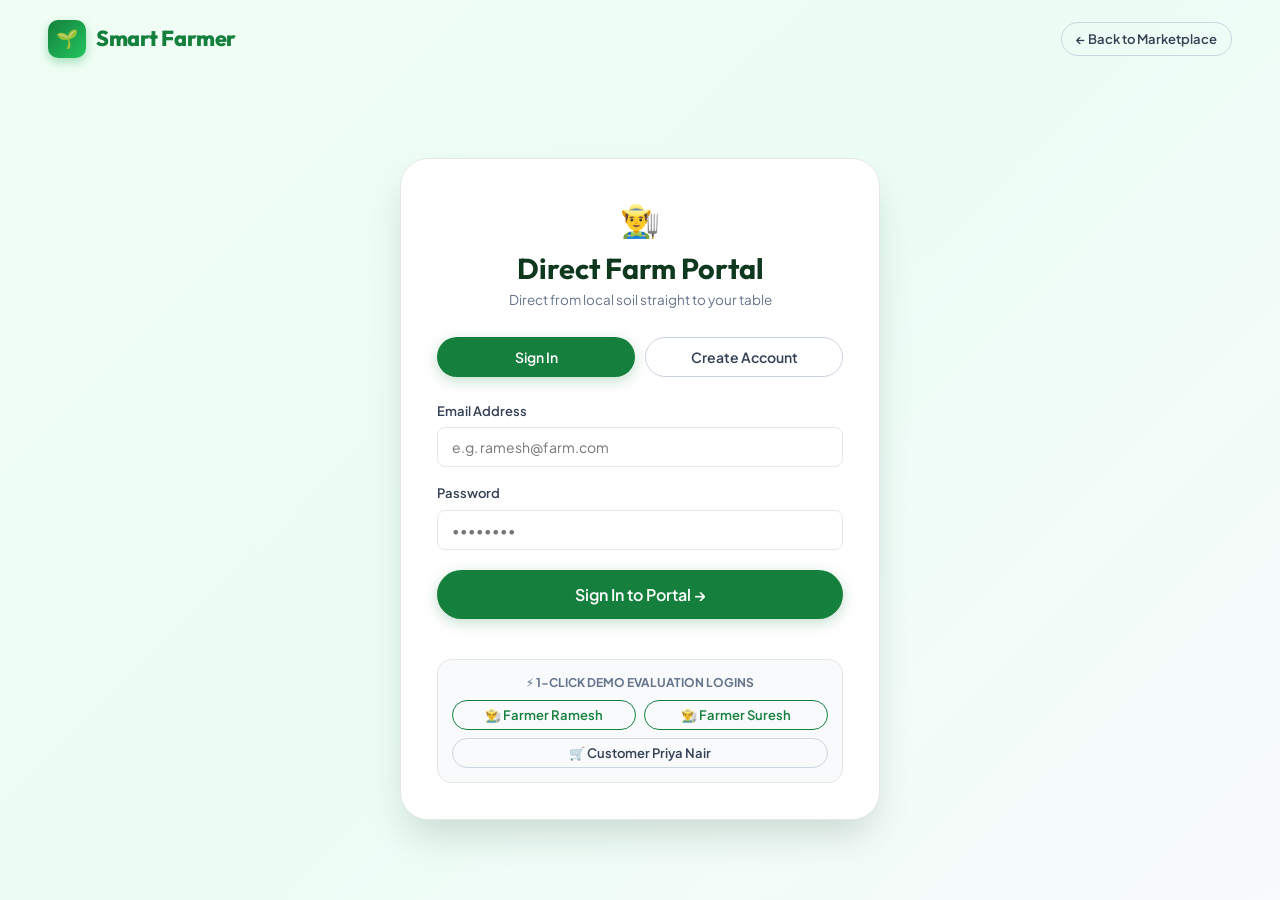
<file: auth.html>
<!DOCTYPE html>
<html lang="en">
<head>
<meta charset="UTF-8" />
<meta name="viewport" content="width=device-width, initial-scale=1.0" />
<title>Sign In or Register — Smart Farmer Marketplace</title>
<meta name="description" content="Sign in or register for Smart Farmer Marketplace. Connect directly as a buyer or manage your produce listings as a local farmer." />
<meta name="robots" content="index, follow" />
<meta name="theme-color" content="#15803d" />
<meta name="author" content="Smart Farmer Marketplace" />
<link rel="canonical" href="auth.html" />
<meta property="og:title" content="Sign In or Register — Smart Farmer Marketplace" />
<meta property="og:description" content="Access your Smart Farmer account to buy fresh harvests or manage your farmer stall." />
<meta property="og:type" content="website" />
<meta property="og:site_name" content="Smart Farmer Marketplace" />
<link rel="icon" type="image/svg+xml" href="data:image/svg+xml,<svg xmlns=%22http://www.w3.org/2000/svg%22 viewBox=%220 0 100 100%22><text y=%22.9em%22 font-size=%2290%22>🌱</text></svg>" />
<link rel="stylesheet" href="css/style.css">
</head>
<body style="background:linear-gradient(135deg, #f0fdf4 0%, #ecfdf5 50%, #f8fafc 100%);min-height:100vh;display:flex;flex-direction:column;">

<header style="padding:20px 24px;">
  <div class="wrap" style="display:flex;justify-content:space-between;align-items:center;">
    <a href="index.html" class="brand-logo">
      <div class="brand-icon-box">🌱</div>
      Smart Farmer
    </a>
    <a href="index.html" class="btn btn-sm btn-outline">&larr; Back to Marketplace</a>
  </div>
</header>

<main style="flex:1;display:flex;align-items:center;justify-content:center;padding:24px;">
  <div style="background:white;border:1px solid var(--card-border);border-radius:var(--radius-xl);box-shadow:var(--shadow-xl);width:100%;max-width:480px;padding:36px;position:relative;">
    
    <div style="text-align:center;margin-bottom:26px;">
      <span style="font-size:32px;">👨‍🌾</span>
      <h1 style="font-size:1.8rem;color:var(--primary-dark);margin:6px 0 4px;">Direct Farm Portal</h1>
      <p style="font-size:13.5px;color:var(--text-muted);">Direct from local soil straight to your table</p>
    </div>

    <!-- Tab switcher -->
    <div style="display:grid;grid-template-columns:1fr 1fr;gap:10px;margin-bottom:24px;">
      <button id="tabLogin" class="btn btn-primary" onclick="switchForm('login')">Sign In</button>
      <button id="tabRegister" class="btn btn-outline" onclick="switchForm('register')">Create Account</button>
    </div>

    <!-- Login form -->
    <form id="loginPane" onsubmit="handleLogin(event)">
      <div id="loginError" style="display:none;background:#fee2e2;color:#dc2626;padding:10px 14px;border-radius:var(--radius-sm);margin-bottom:16px;font-size:13px;font-weight:600;"></div>

      <div class="form-group">
        <label for="loginEmail">Email Address</label>
        <input id="loginEmail" type="email" class="form-input" placeholder="e.g. ramesh@farm.com" autocomplete="email" required />
      </div>

      <div class="form-group" style="margin-bottom:20px;">
        <label for="loginPassword">Password</label>
        <input id="loginPassword" type="password" class="form-input" placeholder="••••••••" autocomplete="current-password" required />
      </div>

      <button type="submit" class="btn btn-primary btn-block btn-lg" style="margin-bottom:20px;">
        Sign In to Portal &rarr;
      </button>

      <!-- Demo accounts -->
      <div style="background:#f8fafc;border:1px solid var(--card-border);border-radius:var(--radius-md);padding:14px;margin-top:20px;">
        <div style="font-size:12px;font-weight:700;color:#64748b;text-transform:uppercase;margin-bottom:8px;text-align:center;">
          ⚡ 1-Click Demo Evaluation Logins
        </div>
        <div style="display:grid;grid-template-columns:1fr 1fr;gap:8px;">
          <button type="button" class="btn btn-sm btn-outline-primary" onclick="quickLogin('ramesh@farm.com')">
            👨‍🌾 Farmer Ramesh
          </button>
          <button type="button" class="btn btn-sm btn-outline-primary" onclick="quickLogin('suresh@farm.com')">
            👨‍🌾 Farmer Suresh
          </button>
        </div>
        <button type="button" class="btn btn-sm btn-outline" style="width:100%;margin-top:8px;" onclick="quickLogin('priya@buyer.com')">
          🛒 Customer Priya Nair
        </button>
      </div>
    </form>

    <!-- Registration form -->
    <form id="registerPane" style="display:none;" onsubmit="handleRegister(event)">
      <div id="regError" style="display:none;background:#fee2e2;color:#dc2626;padding:10px 14px;border-radius:var(--radius-sm);margin-bottom:16px;font-size:13px;font-weight:600;"></div>

      <div class="form-group">
        <label>I Want to Join as</label>
        <div class="role-toggle">
          <button type="button" data-role="customer" class="active">🛒 Customer / Buyer</button>
          <button type="button" data-role="farmer">👨‍🌾 Farmer / Producer</button>
        </div>
      </div>

      <div class="form-group">
        <label for="regName">Full Name</label>
        <input id="regName" type="text" class="form-input" placeholder="e.g. Ramesh Yadav" autocomplete="name" required />
      </div>

      <div class="form-row">
        <div class="form-group">
          <label for="regEmail">Email Address</label>
          <input id="regEmail" type="email" class="form-input" placeholder="you@farm.com" autocomplete="email" required />
        </div>
        <div class="form-group">
          <label for="regPhone">Phone Number</label>
          <input id="regPhone" type="tel" class="form-input" placeholder="+91 98450 12345" autocomplete="tel" required />
        </div>
      </div>

      <div class="form-row" style="margin-bottom:20px;">
        <div class="form-group">
          <label for="regPassword">Password (min 6)</label>
          <input id="regPassword" type="password" class="form-input" placeholder="••••••••" autocomplete="new-password" required />
        </div>
        <div class="form-group">
          <label for="regConfirm">Confirm Password</label>
          <input id="regConfirm" type="password" class="form-input" placeholder="••••••••" autocomplete="new-password" required />
        </div>
      </div>

      <button type="submit" class="btn btn-primary btn-block btn-lg">
        Create My Account &rarr;
      </button>
    </form>
  </div>
</main>

<script src="js/data.js"></script>
<script src="js/auth.js"></script>
<script>
  initRoleToggle();
  const user = currentUser();
  if (user) {
    window.location.href = user.role === "farmer" ? "farmer-dashboard.html" : "index.html";
  }
</script>
</body>
</html>
</file>
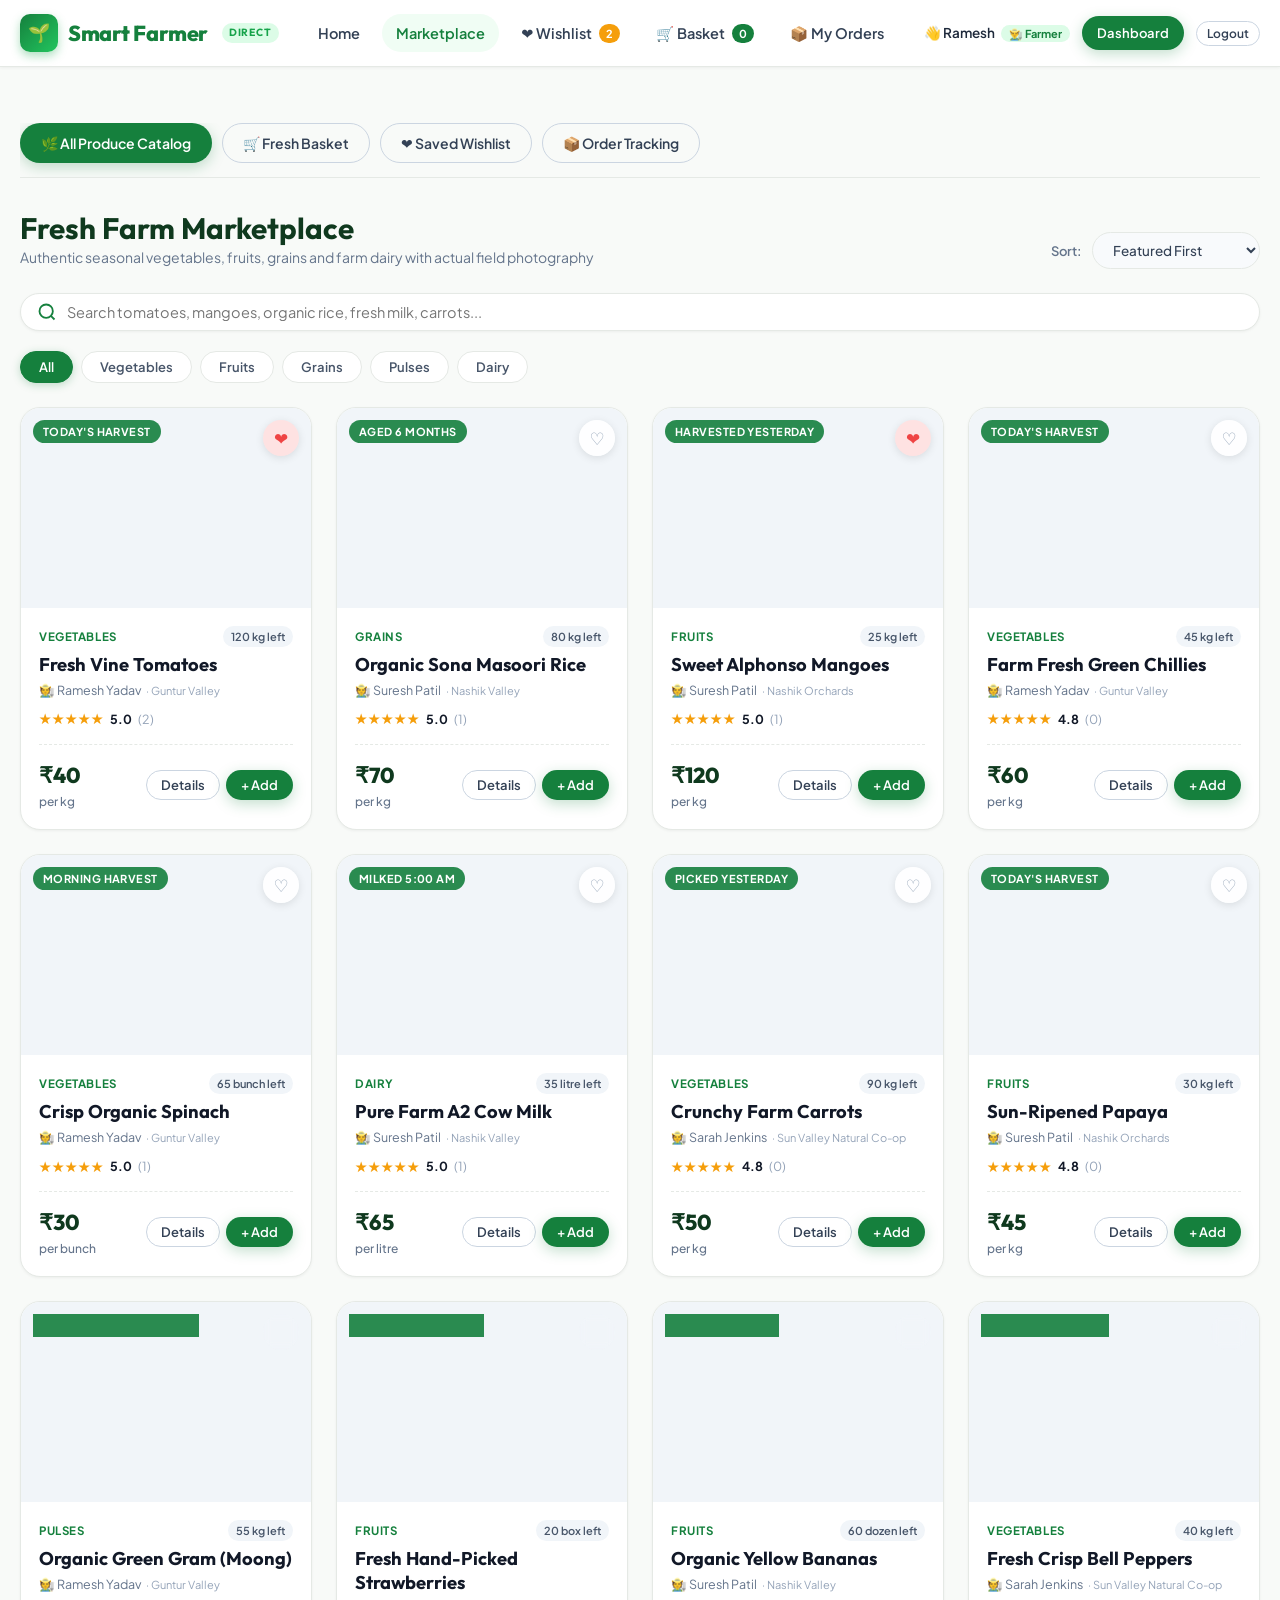
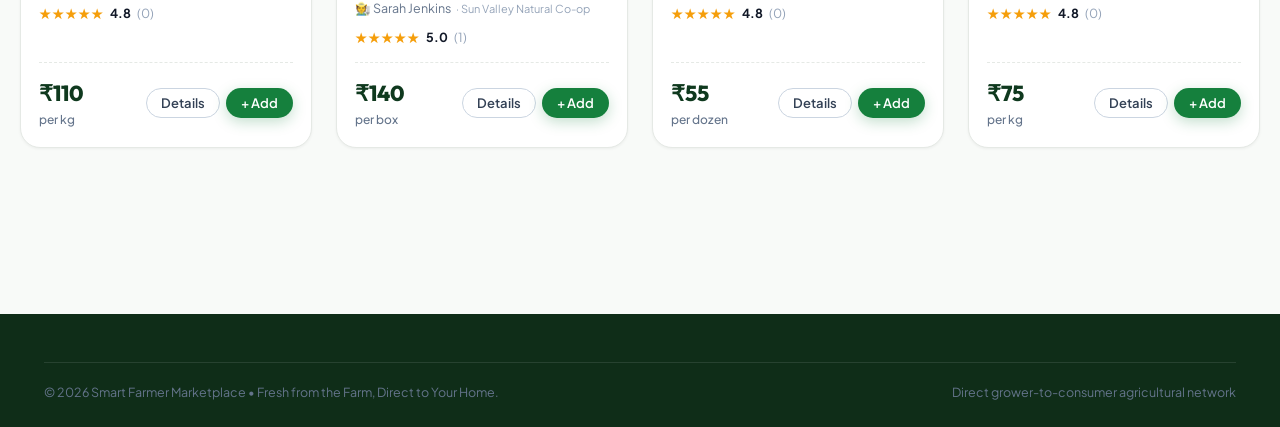
<file: product.html>
<!DOCTYPE html>
<html lang="en">
<head>
<meta charset="UTF-8" />
<meta name="viewport" content="width=device-width, initial-scale=1.0" />
<title>Produce Catalog, Basket &amp; Orders — Smart Farmer Marketplace</title>
<meta name="description" content="Browse fresh seasonal produce, manage your grocery basket, track farm orders, and save your favorite harvest items on Smart Farmer Marketplace." />
<meta name="keywords" content="smart farmer catalog, fresh vegetables, seasonal fruits, organic produce, farm order tracking" />
<meta name="robots" content="index, follow" />
<meta name="theme-color" content="#15803d" />
<meta name="author" content="Smart Farmer Marketplace" />
<link rel="canonical" href="product.html" />
<meta property="og:title" content="Produce Catalog, Basket &amp; Orders — Smart Farmer Marketplace" />
<meta property="og:description" content="Browse authentic seasonal vegetables, fruits, grains, and farm dairy directly from local growers." />
<meta property="og:type" content="website" />
<meta property="og:site_name" content="Smart Farmer Marketplace" />
<meta name="twitter:card" content="summary" />
<meta name="twitter:title" content="Produce Catalog — Smart Farmer Marketplace" />
<meta name="twitter:description" content="Farm-fresh produce direct from local grower stocks." />
<link rel="icon" type="image/svg+xml" href="data:image/svg+xml,<svg xmlns=%22http://www.w3.org/2000/svg%22 viewBox=%220 0 100 100%22><text y=%22.9em%22 font-size=%2290%22>🌱</text></svg>" />
<link rel="stylesheet" href="css/style.css">
<script type="application/ld+json">
{
  "@context": "https://schema.org",
  "@type": "CollectionPage",
  "name": "Produce Catalog — Smart Farmer Marketplace",
  "description": "Catalog of farm-fresh seasonal vegetables, fruits, grains, pulses, and dairy with price and stock details.",
  "url": "product.html"
}
</script>
</head>
<body>

<!-- Navigation -->
<nav class="site-nav" aria-label="Main navigation">
  <div class="wrap nav-container">
    <a href="index.html" class="brand-logo">
      <div class="brand-icon-box">🌱</div>
      Smart Farmer
      <span class="brand-tag">Direct</span>
    </a>

    <div class="nav-links">
      <a href="index.html" class="nav-link">Home</a>
      <a href="#catalog" class="nav-link active" id="navLinkCatalog" onclick="switchProductTab('catalog')">Marketplace</a>
      <a href="#wishlist" class="nav-link" id="navLinkWishlist" onclick="switchProductTab('wishlist')">
        ❤️ Wishlist <span id="navWishCount" class="nav-badge gold">0</span>
      </a>
      <a href="#cart" class="nav-link" id="navLinkCart" onclick="switchProductTab('cart')">
        🛒 Basket <span id="navCartCount" class="nav-badge">0</span>
      </a>
      <a href="#orders" class="nav-link" id="navLinkOrders" onclick="switchProductTab('orders')">📦 My Orders</a>
    </div>

    <div id="navAuthSlot" style="display:flex;align-items:center;gap:12px;"></div>
  </div>
</nav>

<!-- Main content -->
<main class="wrap section-spacing">

  <!-- Tab navigation -->
  <nav aria-label="Marketplace tabs" style="display:flex;gap:10px;margin-bottom:32px;border-bottom:1px solid var(--card-border);padding-bottom:14px;overflow-x:auto;">
    <button type="button" id="tabBtnCatalog" class="btn btn-primary" onclick="switchProductTab('catalog')">
      🌿 All Produce Catalog
    </button>
    <button type="button" id="tabBtnCart" class="btn btn-outline" onclick="switchProductTab('cart')">
      🛒 Fresh Basket
    </button>
    <button type="button" id="tabBtnWishlist" class="btn btn-outline" onclick="switchProductTab('wishlist')">
      ❤️ Saved Wishlist
    </button>
    <button type="button" id="tabBtnOrders" class="btn btn-outline" onclick="switchProductTab('orders')">
      📦 Order Tracking
    </button>
  </nav>

  <!-- Single product view -->
  <div id="singleProductView" style="display:none;margin-bottom:40px;">
    <div id="singleProductContainer"></div>
  </div>

  <!-- Produce catalog tab -->
  <section id="tabPaneCatalog">
    <div class="section-head">
      <div>
        <h1 class="section-head-title">Fresh Farm Marketplace</h1>
        <p class="section-head-subtitle">Authentic seasonal vegetables, fruits, grains and farm dairy with actual field photography</p>
      </div>

      <div style="display:flex;align-items:center;gap:10px;">
        <span style="font-size:13px;font-weight:600;color:#64748b;">Sort:</span>
        <select id="sortFilter" class="filter-select" aria-label="Sort produce">
          <option value="default">Featured First</option>
          <option value="price-low">Price: Low to High</option>
          <option value="price-high">Price: High to Low</option>
          <option value="rating">Highest Rated</option>
          <option value="name">Alphabetical</option>
        </select>
      </div>
    </div>

    <!-- Search bar -->
    <div class="filter-search-bar" role="search" style="margin-bottom:20px;">
      <div class="search-input-wrapper">
        <svg width="20" height="20" viewBox="0 0 24 24" fill="none" stroke="currentColor" stroke-width="2.2" aria-hidden="true"><circle cx="11" cy="11" r="8"/><line x1="21" y1="21" x2="16.65" y2="16.65"/></svg>
        <input id="searchInput" type="text" placeholder="Search tomatoes, mangoes, organic rice, fresh milk, carrots..." aria-label="Search produce catalog" />
      </div>
    </div>

    <!-- Category filter chips -->
    <div id="categoryChips" class="chips-row"></div>

    <!-- Catalog grid -->
    <div id="productGrid" class="products-grid"></div>
  </section>

  <!-- Shopping basket tab -->
  <section id="tabPaneCart" style="display:none;">
    <div class="section-head">
      <div>
        <h1 class="section-head-title">Your Fresh Basket</h1>
        <p class="section-head-subtitle">Farm-fresh produce reserved directly from local grower stocks</p>
      </div>
    </div>

    <div class="cart-layout">
      <!-- Item list -->
      <div>
        <div id="cartBody"></div>
        <div id="cartEmpty" style="display:none;text-align:center;padding:50px 20px;background:white;border-radius:var(--radius-lg);border:1px solid var(--card-border);">
          <div style="font-size:36px;margin-bottom:12px;">🛒</div>
          <h3 style="font-size:1.3rem;margin-bottom:6px;">Your basket is empty</h3>
          <p style="color:var(--text-muted);font-size:14px;max-width:360px;margin:0 auto 16px;">Pick freshly harvested vegetables, seasonal fruits, and organic dairy from local farms.</p>
          <button class="btn btn-primary" onclick="switchProductTab('catalog')">Browse Farm Produce 🌿</button>
        </div>
      </div>

      <!-- Order summary card -->
      <div class="order-summary-card">
        <h3 style="font-size:1.3rem;margin-bottom:16px;color:var(--primary-dark);">Order Summary</h3>
        
        <div class="summary-row">
          <span>Produce Subtotal</span>
          <strong id="cartSubtotal">₹0</strong>
        </div>
        <div class="summary-row">
          <span>Delivery Charge</span>
          <span id="cartDeliveryFee" style="color:var(--primary);font-weight:700;">FREE</span>
        </div>
        <div class="summary-row">
          <span>Farmer Fair-Share Guarantee</span>
          <span style="color:#15803d;font-weight:600;">100% Direct</span>
        </div>
        <div class="summary-row total">
          <span>Total Amount</span>
          <span id="cartTotal" style="color:var(--primary-dark);">₹0</span>
        </div>

        <div style="font-size:12px;color:#64748b;margin:16px 0;line-height:1.4;">
          🚚 Orders above ₹300 qualify for free morning delivery directly from the fields.
        </div>

        <button class="btn btn-primary btn-block btn-lg" onclick="openCheckoutModal()">
          Proceed to Checkout &rarr;
        </button>
      </div>
    </div>
  </section>

  <!-- Wishlist tab -->
  <section id="tabPaneWishlist" style="display:none;">
    <div class="section-head">
      <div>
        <h1 class="section-head-title">Saved Wishlist</h1>
        <p class="section-head-subtitle">Crops and harvests you are watching for upcoming meals</p>
      </div>
    </div>
    <div id="wishlistContainer" class="products-grid"></div>
  </section>

  <!-- Orders tracking tab -->
  <section id="tabPaneOrders" style="display:none;">
    <div class="section-head">
      <div>
        <h1 class="section-head-title">Order History &amp; Live Tracking</h1>
        <p class="section-head-subtitle">Follow your crops from early morning harvest to doorstep delivery</p>
      </div>
    </div>
    <div id="ordersContainer"></div>
  </section>
</main>

<!-- Checkout modal -->
<div id="checkoutModal" class="modal-overlay" style="display:none;" role="dialog" aria-modal="true" aria-labelledby="checkoutModalTitle">
  <div class="modal-dialog">
    <button type="button" class="modal-close-btn" onclick="closeCheckoutModal()" aria-label="Close checkout modal">×</button>
    
    <div class="modal-header">
      <h3 id="checkoutModalTitle">Complete Your Farm Order</h3>
      <p>Enter your delivery details to dispatch your fresh morning harvest.</p>
    </div>

    <form id="checkoutForm" onsubmit="handlePlaceOrder(event)">
      <div class="form-group">
        <label for="orderCustName">Full Name *</label>
        <input id="orderCustName" class="form-input" placeholder="e.g. Priya Nair" required />
      </div>

      <div class="form-group">
        <label for="orderCustPhone">Contact Phone Number *</label>
        <input id="orderCustPhone" type="tel" class="form-input" placeholder="e.g. +91 98450 12345" required />
      </div>

      <div class="form-group">
        <label for="orderCustAddress">Delivery Address *</label>
        <textarea id="orderCustAddress" class="form-textarea" rows="3" placeholder="House/Flat number, Street, Landmark, Pincode" required></textarea>
      </div>

      <div class="form-row" style="margin-bottom:16px;">
        <div class="form-group">
          <label for="orderCustSlot">Preferred Delivery Slot</label>
          <select id="orderCustSlot" class="form-select">
            <option>Early Morning (6:30 AM - 9:30 AM)</option>
            <option>Afternoon (12:00 PM - 3:00 PM)</option>
            <option>Evening Drop (5:00 PM - 8:00 PM)</option>
          </select>
        </div>
        <div class="form-group">
          <label for="orderPaymentMethod">Payment Method</label>
          <select id="orderPaymentMethod" class="form-select">
            <option>Cash on Delivery (Pay after inspecting produce)</option>
            <option>UPI / Online Transfer (Demo)</option>
          </select>
        </div>
      </div>

      <div style="background:#f0fdf4;border:1px solid #bbf7d0;border-radius:var(--radius-sm);padding:12px;margin-bottom:20px;font-size:12.5px;color:#166534;">
        🌿 <strong>Freshness Guarantee:</strong> If any produce fails your quality expectations at delivery, the farmer provides an instant zero-hassle replacement or refund.
      </div>

      <div style="display:flex;gap:12px;justify-content:flex-end;">
        <button type="button" class="btn btn-outline" onclick="closeCheckoutModal()">Cancel</button>
        <button type="submit" class="btn btn-primary">Confirm &amp; Place Order</button>
      </div>
    </form>
  </div>
</div>

<!-- Product detail modal -->
<div id="productModal" class="modal-overlay" style="display:none;" role="dialog" aria-modal="true" aria-labelledby="productModalContent">
  <div class="modal-dialog large" style="position:relative;">
    <button type="button" class="modal-close-btn" onclick="closeProductModal()" aria-label="Close product details">×</button>
    <div id="productModalContent"></div>
  </div>
</div>

<!-- Footer -->
<footer class="site-footer">
  <div class="wrap">
    <div class="footer-bottom">
      <span>&copy; 2026 Smart Farmer Marketplace &bull; Fresh from the Farm, Direct to Your Home.</span>
      <span>Direct grower-to-consumer agricultural network</span>
    </div>
  </div>
</footer>

<script src="js/data.js"></script>
<script src="js/products.js"></script>
<script src="js/cart.js"></script>
<script>
  renderNavAuth("navAuthSlot");
  initSearchAndFilters();
  renderChips();
  renderGrid("productGrid");
  renderCart();
  renderWishlistGrid();
  renderOrdersList();

  function switchProductTab(tab) {
    const panes = ["catalog", "cart", "wishlist", "orders"];
    panes.forEach(p => {
      const pane = document.getElementById("tabPane" + p.charAt(0).toUpperCase() + p.slice(1));
      const btn = document.getElementById("tabBtn" + p.charAt(0).toUpperCase() + p.slice(1));
      const navLink = document.getElementById("navLink" + p.charAt(0).toUpperCase() + p.slice(1));

      if (pane) pane.style.display = p === tab ? "block" : "none";
      if (btn) {
        btn.className = p === tab ? "btn btn-primary" : "btn btn-outline";
      }
      if (navLink) {
        navLink.classList.toggle("active", p === tab);
      }
    });

    if (tab === "cart") renderCart();
    if (tab === "wishlist") renderWishlistGrid();
    if (tab === "orders") renderOrdersList();
    if (tab === "catalog") renderGrid("productGrid");

    window.scrollTo({ top: 0, behavior: "smooth" });
  }

  const hash = window.location.hash.replace("#", "");
  if (hash === "cart" || hash === "wishlist" || hash === "orders") {
    switchProductTab(hash);
  }

  const params = new URLSearchParams(window.location.search);
  const prodId = params.get("id");
  if (prodId) {
    openProductModal(Number(prodId));
  }
  const catParam = params.get("cat");
  if (catParam) {
    activeCategory = catParam;
    renderChips();
    renderGrid("productGrid");
  }

  const checkoutModalEl = document.getElementById("checkoutModal");
  if (checkoutModalEl) {
    checkoutModalEl.addEventListener("click", (e) => {
      if (e.target === checkoutModalEl) closeCheckoutModal();
    });
  }
  const prodModalEl = document.getElementById("productModal");
  if (prodModalEl) {
    prodModalEl.addEventListener("click", (e) => {
      if (e.target === prodModalEl) closeProductModal();
    });
  }
  document.addEventListener("keydown", (e) => {
    if (e.key === "Escape") {
      closeCheckoutModal();
      closeProductModal();
    }
  });
</script>
</body>
</html>
</file>
<file: css/style.css>
/* Smart Farmer Marketplace - Main Stylesheet */

@import url('https://fonts.googleapis.com/css2?family=Outfit:wght@400;500;600;700;800&family=Plus+Jakarta+Sans:wght@300;400;500;600;700;800&display=swap');

:root {
  /* Brand palette */
  --primary:        #15803d;
  --primary-hover:  #166534;
  --primary-light:  #dcfce7;
  --primary-subtle: #f0fdf4;
  --primary-dark:   #0f391e;
  --accent-lime:    #84cc16;
  --accent-gold:    #f59e0b;
  --accent-orange:  #ea580c;
  --danger:         #ef4444;
  --danger-light:   #fee2e2;
  
  /* Surfaces */
  --bg-main:        #f8faf8;
  --card-bg:        #ffffff;
  --card-border:    #e5e9e5;
  --card-hover:     #eef3ee;
  
  /* Text */
  --text-main:      #111827;
  --text-muted:     #64748b;
  --text-light:     #94a3b8;
  
  /* Radii & Shadows */
  --radius-sm:      8px;
  --radius-md:      14px;
  --radius-lg:      20px;
  --radius-xl:      28px;
  --radius-full:    9999px;
  
  --shadow-sm:      0 1px 3px rgba(0, 0, 0, 0.05);
  --shadow-md:      0 4px 16px -2px rgba(21, 128, 61, 0.08), 0 2px 6px rgba(0, 0, 0, 0.04);
  --shadow-lg:      0 12px 28px -6px rgba(21, 128, 61, 0.12), 0 4px 12px rgba(0, 0, 0, 0.05);
  --shadow-xl:      0 20px 38px -8px rgba(15, 57, 30, 0.18);
  
  --transition:     all 0.22s cubic-bezier(0.4, 0, 0.2, 1);
}

*, *::before, *::after {
  box-sizing: border-box;
  margin: 0;
  padding: 0;
}

html {
  scroll-behavior: smooth;
  -webkit-font-smoothing: antialiased;
}

body {
  font-family: 'Plus Jakarta Sans', system-ui, -apple-system, sans-serif;
  background-color: var(--bg-main);
  color: var(--text-main);
  line-height: 1.55;
  font-size: 15px;
  min-height: 100vh;
}

h1, h2, h3, h4, h5, h6, .font-heading {
  font-family: 'Outfit', 'Plus Jakarta Sans', sans-serif;
  color: var(--text-main);
  font-weight: 700;
  line-height: 1.25;
}

a {
  color: inherit;
  text-decoration: none;
  transition: var(--transition);
}

img {
  max-width: 100%;
  display: block;
}

button, input, select, textarea {
  font-family: inherit;
  font-size: inherit;
}

/* ============================================================
   CONTAINER & LAYOUT
   ============================================================ */
.wrap {
  width: 100%;
  max-width: 1240px;
  margin: 0 auto;
  padding: 0 24px;
}

.section-spacing {
  padding: 56px 0;
}

/* ============================================================
   TOP BAR & NAVIGATION
   ============================================================ */
.top-announcement {
  background: var(--primary-dark);
  color: #e2f0d9;
  font-size: 12.5px;
  font-weight: 500;
  padding: 7px 0;
  text-align: center;
}
.top-announcement span {
  display: inline-flex;
  align-items: center;
  gap: 8px;
}

.site-nav {
  background: rgba(255, 255, 255, 0.94);
  backdrop-filter: blur(12px);
  -webkit-backdrop-filter: blur(12px);
  border-bottom: 1px solid var(--card-border);
  position: sticky;
  top: 0;
  z-index: 100;
  box-shadow: var(--shadow-sm);
  transition: var(--transition);
}

.nav-container {
  display: flex;
  align-items: center;
  justify-content: space-between;
  padding: 14px 0;
  gap: 20px;
}

.brand-logo {
  display: flex;
  align-items: center;
  gap: 10px;
  font-family: 'Outfit', sans-serif;
  font-size: 1.35rem;
  font-weight: 800;
  color: var(--primary);
  letter-spacing: -0.02em;
}

.brand-icon-box {
  width: 38px;
  height: 38px;
  background: linear-gradient(135deg, var(--primary), #22c55e);
  color: white;
  border-radius: 10px;
  display: flex;
  align-items: center;
  justify-content: center;
  box-shadow: 0 4px 10px rgba(22, 163, 74, 0.35);
  font-size: 18px;
}

.brand-tag {
  font-size: 0.65rem;
  text-transform: uppercase;
  letter-spacing: 0.08em;
  font-weight: 700;
  color: #16a34a;
  background: var(--primary-light);
  padding: 2px 7px;
  border-radius: var(--radius-full);
  margin-left: 4px;
}

.nav-links {
  display: flex;
  align-items: center;
  gap: 8px;
}

.nav-link {
  font-size: 14.5px;
  font-weight: 600;
  color: #334155;
  padding: 8px 14px;
  border-radius: var(--radius-full);
  display: inline-flex;
  align-items: center;
  gap: 7px;
  transition: var(--transition);
}

.nav-link:hover, .nav-link.active {
  color: var(--primary);
  background: var(--primary-subtle);
}

.nav-badge {
  background: var(--primary);
  color: white;
  font-size: 11px;
  font-weight: 700;
  padding: 1px 7px;
  border-radius: var(--radius-full);
  min-width: 18px;
  text-align: center;
}

.nav-badge.gold {
  background: var(--accent-gold);
}

/* Buttons */
.btn {
  display: inline-flex;
  align-items: center;
  justify-content: center;
  gap: 8px;
  font-weight: 600;
  font-size: 14px;
  padding: 10px 20px;
  border-radius: var(--radius-full);
  border: 1px solid transparent;
  cursor: pointer;
  transition: var(--transition);
  outline: none;
  white-space: nowrap;
}

.btn:active {
  transform: scale(0.98);
}

.btn-primary {
  background: var(--primary);
  color: white;
  box-shadow: 0 4px 14px rgba(21, 128, 61, 0.25);
}
.btn-primary:hover {
  background: var(--primary-hover);
  box-shadow: 0 6px 18px rgba(21, 128, 61, 0.35);
  transform: translateY(-1px);
}

.btn-secondary {
  background: var(--primary-light);
  color: var(--primary);
}
.btn-secondary:hover {
  background: #c3f6d5;
  color: var(--primary-hover);
}

.btn-outline {
  background: transparent;
  border-color: #cbd5e1;
  color: #334155;
}
.btn-outline:hover {
  background: #f1f5f9;
  border-color: #94a3b8;
  color: var(--text-main);
}

.btn-outline-primary {
  background: transparent;
  border-color: var(--primary);
  color: var(--primary);
}
.btn-outline-primary:hover {
  background: var(--primary-subtle);
}

.btn-danger {
  background: var(--danger);
  color: white;
}
.btn-danger:hover {
  background: #dc2626;
}

.btn-danger-outline {
  background: transparent;
  border-color: #fca5a5;
  color: var(--danger);
}
.btn-danger-outline:hover {
  background: var(--danger-light);
}

.btn-sm {
  padding: 6px 14px;
  font-size: 13px;
}

.btn-lg {
  padding: 13px 26px;
  font-size: 16px;
}

.btn-block {
  width: 100%;
}

/* Hero section */
.hero-wrapper {
  background: linear-gradient(180deg, #ecfdf5 0%, #f8faf8 100%);
  padding: 48px 0 56px;
  position: relative;
  overflow: hidden;
  border-bottom: 1px solid var(--card-border);
}

.hero-pill-badge {
  display: inline-flex;
  align-items: center;
  gap: 8px;
  background: white;
  border: 1px solid #bbf7d0;
  color: var(--primary);
  font-size: 13px;
  font-weight: 700;
  padding: 6px 16px;
  border-radius: var(--radius-full);
  box-shadow: var(--shadow-sm);
  margin-bottom: 18px;
}

.hero-pill-badge .avatar-cluster {
  display: flex;
  margin-right: 4px;
}
.hero-pill-badge .avatar-cluster img {
  width: 22px;
  height: 22px;
  border-radius: 50%;
  border: 2px solid white;
  margin-left: -6px;
  object-fit: cover;
}
.hero-pill-badge .avatar-cluster img:first-child {
  margin-left: 0;
}

.hero-title {
  font-size: 3.2rem;
  letter-spacing: -0.03em;
  color: var(--primary-dark);
  margin-bottom: 18px;
  line-height: 1.12;
}

.hero-title .highlight {
  color: var(--primary);
  position: relative;
  display: inline-block;
}

.hero-subtitle {
  font-size: 1.1rem;
  color: #475569;
  max-width: 580px;
  margin-bottom: 28px;
  line-height: 1.6;
}

.hero-cta-group {
  display: flex;
  align-items: center;
  gap: 14px;
  flex-wrap: wrap;
  margin-bottom: 32px;
}

/* Hero photo highlights */
.hero-photos-grid {
  display: grid;
  grid-template-columns: repeat(4, 1fr);
  gap: 16px;
  margin-top: 36px;
}

.hero-photo-card {
  position: relative;
  border-radius: var(--radius-md);
  overflow: hidden;
  height: 170px;
  box-shadow: var(--shadow-md);
  transition: var(--transition);
}
.hero-photo-card:hover {
  transform: translateY(-4px);
  box-shadow: var(--shadow-lg);
}
.hero-photo-card img {
  width: 100%;
  height: 100%;
  object-fit: cover;
  transition: transform 0.5s ease;
}
.hero-photo-card:hover img {
  transform: scale(1.06);
}
.hero-photo-tag {
  position: absolute;
  bottom: 8px;
  left: 8px;
  right: 8px;
  background: rgba(15, 23, 42, 0.7);
  backdrop-filter: blur(4px);
  color: white;
  font-size: 11px;
  font-weight: 600;
  padding: 4px 8px;
  border-radius: var(--radius-sm);
  text-align: center;
}

/* Value propositions */
.value-props-banner {
  background: linear-gradient(135deg, var(--primary-dark), #14532d);
  color: white;
  border-radius: var(--radius-xl);
  padding: 36px 40px;
  margin: 40px 0 60px;
  box-shadow: var(--shadow-xl);
  display: grid;
  grid-template-columns: 1fr 1fr;
  align-items: center;
  gap: 40px;
}

.value-props-headline {
  font-size: 2rem;
  color: white;
  margin-bottom: 12px;
}

.value-props-steps {
  display: grid;
  grid-template-columns: repeat(3, 1fr);
  gap: 20px;
  margin-top: 24px;
}

.value-step-box {
  background: rgba(255, 255, 255, 0.08);
  border: 1px solid rgba(255, 255, 255, 0.15);
  border-radius: var(--radius-md);
  padding: 16px;
  backdrop-filter: blur(8px);
}
.value-step-icon {
  font-size: 24px;
  margin-bottom: 8px;
  color: var(--accent-lime);
}
.value-step-box h4 {
  color: white;
  font-size: 14px;
  font-weight: 700;
  margin-bottom: 4px;
}
.value-step-box p {
  color: #cbd5e1;
  font-size: 12px;
}

/* Categories */
.categories-container {
  margin-bottom: 50px;
}

.section-head {
  display: flex;
  align-items: flex-end;
  justify-content: space-between;
  margin-bottom: 24px;
  flex-wrap: wrap;
  gap: 12px;
}

.section-head-title {
  font-size: 1.85rem;
  color: var(--primary-dark);
}
.section-head-subtitle {
  font-size: 14px;
  color: var(--text-muted);
}

.categories-grid {
  display: grid;
  grid-template-columns: repeat(auto-fit, minmax(170px, 1fr));
  gap: 18px;
}

.category-card {
  background: white;
  border: 1px solid var(--card-border);
  border-radius: var(--radius-lg);
  padding: 18px 14px;
  text-align: center;
  cursor: pointer;
  transition: var(--transition);
  box-shadow: var(--shadow-sm);
  display: flex;
  flex-direction: column;
  align-items: center;
  position: relative;
  overflow: hidden;
}

.category-card:hover, .category-card.active {
  border-color: var(--primary);
  transform: translateY(-4px);
  box-shadow: var(--shadow-md);
  background: var(--primary-subtle);
}

.category-img-wrap {
  width: 90px;
  height: 90px;
  border-radius: 50%;
  overflow: hidden;
  margin-bottom: 12px;
  border: 3px solid white;
  box-shadow: 0 4px 12px rgba(0, 0, 0, 0.08);
  background: #f1f5f9;
}
.category-img-wrap img {
  width: 100%;
  height: 100%;
  object-fit: cover;
  transition: transform 0.4s ease;
}
.category-card:hover .category-img-wrap img {
  transform: scale(1.1);
}

.category-card h3 {
  font-size: 15px;
  font-weight: 700;
  color: var(--text-main);
  margin-bottom: 4px;
}

.category-card .cat-count {
  font-size: 12px;
  color: var(--primary);
  font-weight: 600;
}

/* ============================================================
   SEARCH & FILTER BAR
   ============================================================ */
.filter-search-bar {
  background: white;
  border: 1px solid var(--card-border);
  border-radius: var(--radius-full);
  padding: 8px 16px;
  display: flex;
  align-items: center;
  gap: 12px;
  box-shadow: var(--shadow-sm);
  margin-bottom: 30px;
}

.search-input-wrapper {
  display: flex;
  align-items: center;
  gap: 10px;
  flex: 1;
}
.search-input-wrapper svg {
  color: var(--primary);
  flex-shrink: 0;
}
.search-input-wrapper input {
  border: none;
  outline: none;
  width: 100%;
  font-size: 14.5px;
  color: var(--text-main);
  background: transparent;
}

.filter-select {
  border: 1px solid var(--card-border);
  background: #f8fafc;
  border-radius: var(--radius-full);
  padding: 8px 16px;
  font-size: 13.5px;
  font-weight: 500;
  color: #334155;
  outline: none;
  cursor: pointer;
  transition: var(--transition);
}
.filter-select:hover, .filter-select:focus {
  border-color: var(--primary);
}

/* Category Filter Chips */
.chips-row {
  display: flex;
  gap: 8px;
  flex-wrap: wrap;
  margin-bottom: 24px;
}
.chip {
  background: white;
  border: 1px solid var(--card-border);
  padding: 7px 18px;
  border-radius: var(--radius-full);
  font-size: 13px;
  font-weight: 600;
  color: #475569;
  cursor: pointer;
  transition: var(--transition);
}
.chip:hover {
  background: #f1f5f9;
  color: var(--text-main);
}
.chip.active {
  background: var(--primary);
  border-color: var(--primary);
  color: white;
  box-shadow: 0 2px 8px rgba(21, 128, 61, 0.25);
}

/* Product cards */
.products-grid {
  display: grid;
  grid-template-columns: repeat(auto-fill, minmax(250px, 1fr));
  gap: 24px;
  margin-bottom: 50px;
}

.product-card {
  background: white;
  border: 1px solid var(--card-border);
  border-radius: var(--radius-lg);
  overflow: hidden;
  box-shadow: var(--shadow-sm);
  transition: var(--transition);
  display: flex;
  flex-direction: column;
  position: relative;
}

.product-card:hover {
  transform: translateY(-4px);
  box-shadow: var(--shadow-lg);
  border-color: #bbf7d0;
}

.product-img-box {
  position: relative;
  height: 200px;
  background: #f1f5f9;
  overflow: hidden;
}

.product-img-box img {
  width: 100%;
  height: 100%;
  object-fit: cover;
  transition: transform 0.5s ease;
}
.product-card:hover .product-img-box img {
  transform: scale(1.08);
}

.product-badge-fresh {
  position: absolute;
  top: 12px;
  left: 12px;
  background: rgba(21, 128, 61, 0.9);
  backdrop-filter: blur(4px);
  color: white;
  font-size: 11px;
  font-weight: 700;
  padding: 3px 10px;
  border-radius: var(--radius-full);
  text-transform: uppercase;
  letter-spacing: 0.04em;
}

.product-wishlist-btn {
  position: absolute;
  top: 12px;
  right: 12px;
  width: 36px;
  height: 36px;
  background: rgba(255, 255, 255, 0.9);
  backdrop-filter: blur(4px);
  border: none;
  border-radius: 50%;
  display: flex;
  align-items: center;
  justify-content: center;
  cursor: pointer;
  font-size: 17px;
  color: #94a3b8;
  box-shadow: 0 2px 8px rgba(0, 0, 0, 0.1);
  transition: var(--transition);
  z-index: 2;
}
.product-wishlist-btn:hover {
  transform: scale(1.12);
  color: #ef4444;
}
.product-wishlist-btn.active {
  color: #ef4444;
  background: #fee2e2;
}

.product-body {
  padding: 18px;
  display: flex;
  flex-direction: column;
  flex: 1;
}

.product-meta-row {
  display: flex;
  align-items: center;
  justify-content: space-between;
  margin-bottom: 6px;
}

.product-category-tag {
  font-size: 11.5px;
  font-weight: 700;
  color: var(--primary);
  text-transform: uppercase;
  letter-spacing: 0.05em;
}

.product-stock-pill {
  font-size: 11px;
  font-weight: 600;
  padding: 2px 8px;
  border-radius: var(--radius-full);
  background: #f1f5f9;
  color: #475569;
}
.product-stock-pill.low {
  background: #fef3c7;
  color: #b45309;
}

.product-title {
  font-size: 1.15rem;
  font-weight: 700;
  color: var(--text-main);
  margin-bottom: 4px;
  line-height: 1.3;
}

.product-farmer-tag {
  font-size: 12.5px;
  color: #64748b;
  display: flex;
  align-items: center;
  gap: 5px;
  margin-bottom: 8px;
}

.product-rating-box {
  display: flex;
  align-items: center;
  gap: 6px;
  font-size: 12.5px;
  color: #64748b;
  margin-bottom: 14px;
}
.product-stars {
  color: var(--accent-gold);
  letter-spacing: 1px;
  font-size: 14px;
}

.product-footer-row {
  display: flex;
  align-items: center;
  justify-content: space-between;
  margin-top: auto;
  padding-top: 14px;
  border-top: 1px dashed var(--card-border);
}

.product-price-box {
  display: flex;
  flex-direction: column;
}
.product-price {
  font-family: 'Outfit', sans-serif;
  font-size: 1.35rem;
  font-weight: 800;
  color: var(--primary-dark);
}
.product-unit {
  font-size: 12px;
  color: var(--text-muted);
  font-weight: 500;
}

.product-action-btns {
  display: flex;
  gap: 6px;
}

/* Featured farmers */
.farmers-section {
  background: white;
  border: 1px solid var(--card-border);
  border-radius: var(--radius-xl);
  padding: 40px;
  margin-bottom: 60px;
}

.farmer-cards-grid {
  display: grid;
  grid-template-columns: repeat(auto-fit, minmax(280px, 1fr));
  gap: 22px;
}

.farmer-card {
  background: var(--bg-main);
  border: 1px solid var(--card-border);
  border-radius: var(--radius-lg);
  padding: 22px;
  display: flex;
  gap: 16px;
  align-items: center;
  transition: var(--transition);
}
.farmer-card:hover {
  transform: translateY(-3px);
  border-color: #86efac;
  box-shadow: var(--shadow-md);
  background: white;
}

.farmer-portrait {
  width: 76px;
  height: 76px;
  border-radius: 50%;
  overflow: hidden;
  border: 3px solid #22c55e;
  flex-shrink: 0;
  box-shadow: 0 4px 10px rgba(0, 0, 0, 0.1);
}
.farmer-portrait img {
  width: 100%;
  height: 100%;
  object-fit: cover;
}

.farmer-info h4 {
  font-size: 16px;
  font-weight: 700;
  color: var(--text-main);
  margin-bottom: 3px;
}
.farmer-info p.location {
  font-size: 12.5px;
  color: var(--primary);
  font-weight: 600;
  margin-bottom: 4px;
}
.farmer-info p.bio {
  font-size: 12px;
  color: var(--text-muted);
  line-height: 1.4;
}

/* Modals */
.modal-overlay {
  display: none; /* Hidden by default */
  position: fixed;
  inset: 0;
  background: rgba(15, 23, 42, 0.65);
  backdrop-filter: blur(6px);
  -webkit-backdrop-filter: blur(6px);
  z-index: 1000;
  align-items: center;
  justify-content: center;
  padding: 20px;
  animation: fadeIn 0.2s ease;
}

.modal-overlay.active {
  display: flex !important;
}

.modal-dialog {
  background: white;
  width: 100%;
  max-width: 580px;
  max-height: 90vh;
  overflow-y: auto;
  border-radius: var(--radius-xl);
  padding: 30px;
  position: relative;
  box-shadow: var(--shadow-xl);
  animation: scaleUp 0.25s cubic-bezier(0.16, 1, 0.3, 1);
}

.modal-dialog.large {
  max-width: 780px;
}

.modal-close-btn {
  position: absolute;
  top: 18px;
  right: 18px;
  width: 36px;
  height: 36px;
  background: #f1f5f9;
  border: none;
  border-radius: 50%;
  display: flex;
  align-items: center;
  justify-content: center;
  font-size: 20px;
  color: #64748b;
  cursor: pointer;
  transition: var(--transition);
}
.modal-close-btn:hover {
  background: #e2e8f0;
  color: var(--text-main);
  transform: rotate(90deg);
}

.modal-header {
  margin-bottom: 20px;
  padding-right: 30px;
}
.modal-header h3 {
  font-size: 1.5rem;
  color: var(--primary-dark);
}
.modal-header p {
  font-size: 13.5px;
  color: var(--text-muted);
}

@keyframes fadeIn {
  from { opacity: 0; }
  to { opacity: 1; }
}

@keyframes scaleUp {
  from { opacity: 0; transform: scale(0.95); }
  to { opacity: 1; transform: scale(1); }
}

/* ============================================================
   FORMS & INPUTS
   ============================================================ */
.form-group {
  margin-bottom: 16px;
}

.form-group label {
  display: block;
  font-size: 13px;
  font-weight: 600;
  color: #334155;
  margin-bottom: 6px;
}

.form-input, .form-select, .form-textarea {
  width: 100%;
  padding: 10px 14px;
  border: 1px solid var(--card-border);
  border-radius: var(--radius-sm);
  background: #ffffff;
  color: var(--text-main);
  font-size: 14px;
  transition: var(--transition);
  outline: none;
}

.form-input:focus, .form-select:focus, .form-textarea:focus {
  border-color: var(--primary);
  box-shadow: 0 0 0 3px rgba(21, 128, 61, 0.12);
}

.form-row {
  display: grid;
  grid-template-columns: repeat(auto-fit, minmax(130px, 1fr));
  gap: 14px;
}

.role-toggle {
  display: grid;
  grid-template-columns: 1fr 1fr;
  gap: 8px;
}

.role-toggle button {
  padding: 10px 16px;
  border: 1px solid var(--card-border);
  border-radius: var(--radius-sm);
  background: #ffffff;
  color: #334155;
  font-size: 13px;
  font-weight: 600;
  cursor: pointer;
  transition: var(--transition);
  outline: none;
  display: flex;
  align-items: center;
  justify-content: center;
  gap: 6px;
}

.role-toggle button:hover {
  background: #f1f5f9;
  border-color: #94a3b8;
}

.role-toggle button.active {
  background: var(--primary) !important;
  border-color: var(--primary) !important;
  color: white !important;
  box-shadow: 0 2px 8px rgba(21, 128, 61, 0.25);
}

.image-preview-box {
  width: 100%;
  height: 180px;
  border-radius: var(--radius-md);
  overflow: hidden;
  margin-top: 12px;
  border: 1px solid var(--card-border);
  background: #f1f5f9;
  position: relative;
}
.image-preview-box img {
  width: 100%;
  height: 100%;
  object-fit: cover;
}

.preset-images-strip {
  display: flex;
  gap: 10px;
  overflow-x: auto;
  padding: 8px 0;
  margin-top: 8px;
}
.preset-thumb {
  width: 58px;
  height: 58px;
  border-radius: var(--radius-sm);
  border: 2px solid transparent;
  cursor: pointer;
  overflow: hidden;
  flex-shrink: 0;
  transition: var(--transition);
}
.preset-thumb:hover, .preset-thumb.active {
  border-color: var(--primary);
  transform: scale(1.06);
}
.preset-thumb img {
  width: 100%;
  height: 100%;
  object-fit: cover;
}

/* ============================================================
   FARMER DASHBOARD SHELL & KPIS
   ============================================================ */
.dashboard-shell {
  display: grid;
  grid-template-columns: 260px 1fr;
  min-height: 100vh;
}

.dashboard-sidebar {
  background: #0d381e;
  color: white;
  padding: 28px 20px;
  display: flex;
  flex-direction: column;
}

.dashboard-sidebar .brand-logo {
  color: white;
  margin-bottom: 32px;
}

.sidebar-nav {
  display: flex;
  flex-direction: column;
  gap: 6px;
  flex: 1;
}

.sidebar-link {
  display: flex;
  align-items: center;
  gap: 12px;
  padding: 12px 16px;
  border-radius: var(--radius-md);
  color: #cbd5e1;
  font-size: 14px;
  font-weight: 600;
  transition: var(--transition);
}
.sidebar-link:hover, .sidebar-link.active {
  background: rgba(255, 255, 255, 0.12);
  color: white;
}
.sidebar-link svg {
  width: 18px;
  height: 18px;
}

.dashboard-main {
  background: var(--bg-main);
  padding: 36px 40px;
  overflow-y: auto;
}

.kpi-grid {
  display: grid;
  grid-template-columns: repeat(auto-fit, minmax(210px, 1fr));
  gap: 20px;
  margin-bottom: 36px;
}

.kpi-card {
  background: white;
  border: 1px solid var(--card-border);
  border-radius: var(--radius-lg);
  padding: 22px;
  box-shadow: var(--shadow-sm);
  display: flex;
  align-items: center;
  gap: 18px;
  transition: var(--transition);
}
.kpi-card:hover {
  transform: translateY(-2px);
  box-shadow: var(--shadow-md);
}

.kpi-icon-wrap {
  width: 52px;
  height: 52px;
  border-radius: var(--radius-md);
  display: flex;
  align-items: center;
  justify-content: center;
  font-size: 24px;
}
.kpi-icon-wrap.green {
  background: var(--primary-light);
  color: var(--primary);
}
.kpi-icon-wrap.gold {
  background: #fef3c7;
  color: #b45309;
}
.kpi-icon-wrap.blue {
  background: #dbeafe;
  color: #1d4ed8;
}
.kpi-icon-wrap.red {
  background: var(--danger-light);
  color: var(--danger);
}

.kpi-value {
  font-family: 'Outfit', sans-serif;
  font-size: 1.8rem;
  font-weight: 800;
  color: var(--text-main);
  line-height: 1.1;
}
.kpi-label {
  font-size: 13px;
  color: var(--text-muted);
  font-weight: 500;
}

/* ============================================================
   FARMER SUPPORT SECTION
   ============================================================ */
.support-section {
  margin-bottom: 36px;
}

.support-section-header {
  margin-bottom: 14px;
}

.support-section-header h3 {
  font-size: 1.3rem;
  color: var(--text-main);
  font-weight: 700;
}

.support-section-header p {
  font-size: 13.5px;
  color: var(--text-muted);
  margin-top: 2px;
}

.support-grid {
  display: grid;
  grid-template-columns: repeat(auto-fit, minmax(260px, 1fr));
  gap: 20px;
}

.support-card {
  background: white;
  border: 1px solid var(--card-border);
  border-radius: var(--radius-lg);
  padding: 22px;
  box-shadow: var(--shadow-sm);
  display: flex;
  flex-direction: column;
  transition: var(--transition);
}

.support-card:hover {
  transform: translateY(-2px);
  box-shadow: var(--shadow-md);
  border-color: #cbd5e1;
}

.support-card-top {
  display: flex;
  align-items: center;
  justify-content: space-between;
  margin-bottom: 16px;
}

.support-badge {
  font-size: 11px;
  font-weight: 700;
  text-transform: uppercase;
  letter-spacing: 0.5px;
  padding: 4px 10px;
  border-radius: var(--radius-full);
}

.support-badge.pmfby {
  background: var(--primary-light);
  color: var(--primary);
}

.support-badge.pmkusum {
  background: #fef3c7;
  color: #b45309;
}

.support-badge.enam {
  background: #dbeafe;
  color: #1d4ed8;
}

.support-card-title {
  font-size: 1.15rem;
  font-weight: 700;
  color: var(--text-main);
  margin-bottom: 8px;
}

.support-card-desc {
  font-size: 13.5px;
  color: var(--text-muted);
  line-height: 1.55;
  margin-bottom: 20px;
  flex-grow: 1;
}

/* ============================================================
   TABLES (Products & Orders)
   ============================================================ */
.table-card {
  background: white;
  border: 1px solid var(--card-border);
  border-radius: var(--radius-lg);
  box-shadow: var(--shadow-sm);
  overflow: hidden;
  margin-bottom: 32px;
}

.table-responsive {
  width: 100%;
  overflow-x: auto;
}

.modern-table {
  width: 100%;
  border-collapse: collapse;
  text-align: left;
}

.modern-table th {
  background: #f8fafc;
  color: #475569;
  font-size: 12px;
  font-weight: 700;
  text-transform: uppercase;
  letter-spacing: 0.05em;
  padding: 14px 18px;
  border-bottom: 1px solid var(--card-border);
}

.modern-table td {
  padding: 16px 18px;
  border-bottom: 1px solid var(--card-border);
  font-size: 14px;
  color: var(--text-main);
  vertical-align: middle;
}

.modern-table tr:hover td {
  background: #fbfdfb;
}

.table-prod-cell {
  display: flex;
  align-items: center;
  gap: 14px;
}
.table-prod-img {
  width: 48px;
  height: 48px;
  border-radius: var(--radius-sm);
  object-fit: cover;
  background: #f1f5f9;
}

.status-badge {
  display: inline-flex;
  align-items: center;
  gap: 6px;
  padding: 4px 12px;
  border-radius: var(--radius-full);
  font-size: 12px;
  font-weight: 700;
}
.status-badge.placed {
  background: #e0f2fe;
  color: #0369a1;
}
.status-badge.confirmed {
  background: #fef3c7;
  color: #b45309;
}
.status-badge.packed {
  background: #fae8ff;
  color: #86198f;
}
.status-badge.shipped {
  background: #ede9fe;
  color: #6d28d9;
}
.status-badge.delivered {
  background: #dcfce7;
  color: #15803d;
}

/* Order timeline step progress tracker */
.order-steps-tracker {
  display: flex;
  align-items: center;
  gap: 6px;
  flex-wrap: wrap;
  margin-top: 10px;
}

.order-step-pill {
  font-size: 11px;
  padding: 3px 9px;
  border-radius: var(--radius-full);
  background: #f1f5f9;
  color: #64748b;
  font-weight: 600;
  display: inline-flex;
  align-items: center;
  gap: 4px;
}
.order-step-pill.completed {
  background: #dcfce7;
  color: #15803d;
}
.order-step-pill.current {
  background: var(--primary);
  color: white;
}

/* ============================================================
   CART & ORDER SUMMARY
   ============================================================ */
.cart-layout {
  display: grid;
  grid-template-columns: 1fr 360px;
  gap: 28px;
  align-items: flex-start;
}

.cart-item-card {
  background: white;
  border: 1px solid var(--card-border);
  border-radius: var(--radius-lg);
  padding: 18px;
  display: flex;
  align-items: center;
  justify-content: space-between;
  margin-bottom: 14px;
  gap: 16px;
  transition: var(--transition);
}
.cart-item-card:hover {
  border-color: #cbd5e1;
}

.cart-item-info {
  display: flex;
  align-items: center;
  gap: 16px;
}
.cart-item-img {
  width: 72px;
  height: 72px;
  border-radius: var(--radius-md);
  object-fit: cover;
  background: #f1f5f9;
}

.qty-counter {
  display: inline-flex;
  align-items: center;
  border: 1px solid var(--card-border);
  border-radius: var(--radius-full);
  background: #f8fafc;
  overflow: hidden;
}
.qty-counter button {
  width: 32px;
  height: 32px;
  background: transparent;
  border: none;
  cursor: pointer;
  font-size: 16px;
  font-weight: bold;
  color: #334155;
  transition: var(--transition);
}
.qty-counter button:hover {
  background: #e2e8f0;
}
.qty-counter span {
  padding: 0 10px;
  font-weight: 700;
  font-size: 13.5px;
}

.order-summary-card {
  background: white;
  border: 1px solid var(--card-border);
  border-radius: var(--radius-xl);
  padding: 24px;
  box-shadow: var(--shadow-sm);
}

.summary-row {
  display: flex;
  justify-content: space-between;
  padding: 10px 0;
  font-size: 14px;
  color: #475569;
  border-bottom: 1px dashed #f1f5f9;
}
.summary-row.total {
  border-top: 1px solid var(--card-border);
  border-bottom: none;
  font-size: 1.25rem;
  font-weight: 800;
  color: var(--text-main);
  padding-top: 16px;
  margin-top: 6px;
}

/* ============================================================
   REVIEWS & RATINGS COMPONENT
   ============================================================ */
.reviews-container {
  margin-top: 24px;
  padding-top: 20px;
  border-top: 1px solid var(--card-border);
}

.review-item {
  background: #f8fafc;
  border: 1px solid var(--card-border);
  border-radius: var(--radius-md);
  padding: 14px 18px;
  margin-bottom: 12px;
}

.review-header {
  display: flex;
  align-items: center;
  justify-content: space-between;
  margin-bottom: 6px;
}

.star-rating-selector {
  display: flex;
  gap: 4px;
  margin: 8px 0 14px;
}
.star-btn {
  background: transparent;
  border: none;
  font-size: 26px;
  cursor: pointer;
  color: #cbd5e1;
  transition: var(--transition);
}
.star-btn.active, .star-btn:hover {
  color: var(--accent-gold);
}

/* ============================================================
   TOAST NOTIFICATION
   ============================================================ */
#toast {
  position: fixed;
  bottom: 24px;
  right: 24px;
  background: #0f172a;
  color: white;
  padding: 12px 22px;
  border-radius: var(--radius-full);
  font-size: 14px;
  font-weight: 600;
  box-shadow: 0 10px 25px -5px rgba(0, 0, 0, 0.3);
  opacity: 0;
  transform: translateY(20px);
  pointer-events: none;
  transition: all 0.25s cubic-bezier(0.16, 1, 0.3, 1);
  z-index: 9999;
  display: flex;
  align-items: center;
  gap: 10px;
}

#toast.show {
  opacity: 1;
  transform: translateY(0);
}

/* ============================================================
   FOOTER
   ============================================================ */
.site-footer {
  background: #0f2d18;
  color: #cbd5e1;
  padding: 48px 0 24px;
  margin-top: 60px;
}

.footer-grid {
  display: grid;
  grid-template-columns: 2fr 1fr 1fr 1fr;
  gap: 32px;
  margin-bottom: 36px;
}

.footer-brand h3 {
  color: white;
  font-size: 1.4rem;
  margin-bottom: 10px;
}
.footer-brand p {
  font-size: 13.5px;
  color: #94a3b8;
  max-width: 320px;
  line-height: 1.6;
}

.footer-col h4 {
  color: white;
  font-size: 14px;
  font-weight: 700;
  margin-bottom: 14px;
}
.footer-col a {
  display: block;
  font-size: 13.5px;
  color: #94a3b8;
  margin-bottom: 8px;
}
.footer-col a:hover {
  color: #86efac;
}

.footer-bottom {
  border-top: 1px solid rgba(255, 255, 255, 0.1);
  padding-top: 20px;
  display: flex;
  justify-content: space-between;
  align-items: center;
  font-size: 12.5px;
  color: #64748b;
  flex-wrap: wrap;
  gap: 12px;
}

/* ============================================================
   RESPONSIVE STYLES
   ============================================================ */
@media (max-width: 900px) {
  .dashboard-shell {
    grid-template-columns: 1fr;
  }
  .dashboard-sidebar {
    padding: 16px 20px;
  }
  .sidebar-nav {
    flex-direction: row;
    flex-wrap: wrap;
  }
  .dashboard-main {
    padding: 24px 16px;
  }
  .cart-layout {
    grid-template-columns: 1fr;
  }
  .value-props-banner {
    grid-template-columns: 1fr;
  }
  .value-props-steps {
    grid-template-columns: 1fr;
  }
  .hero-photos-grid {
    grid-template-columns: repeat(2, 1fr);
  }
  .footer-grid {
    grid-template-columns: 1fr 1fr;
  }
}

@media (max-width: 640px) {
  .hero-title {
    font-size: 2.2rem;
  }
  .nav-links {
    display: none;
  }
  .hero-photos-grid {
    grid-template-columns: 1fr;
  }
  .footer-grid {
    grid-template-columns: 1fr;
  }
}
</file>
